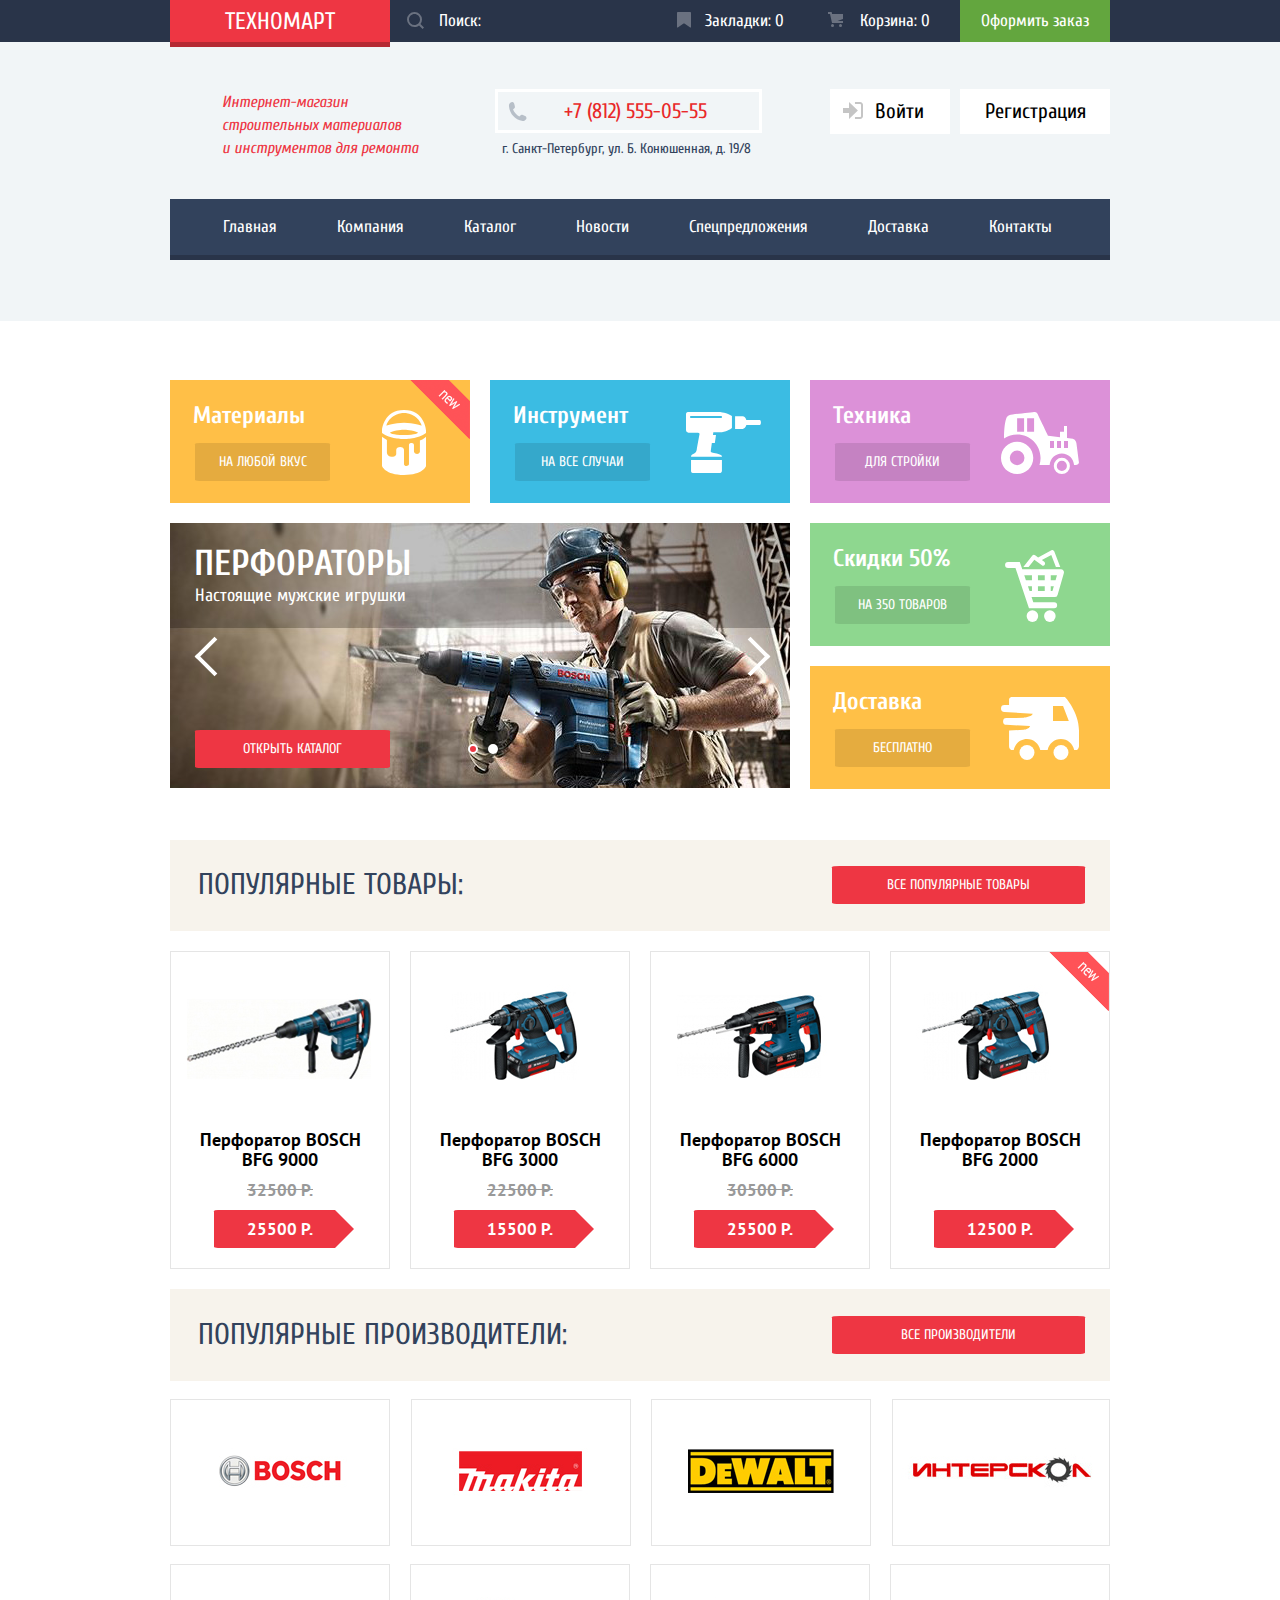
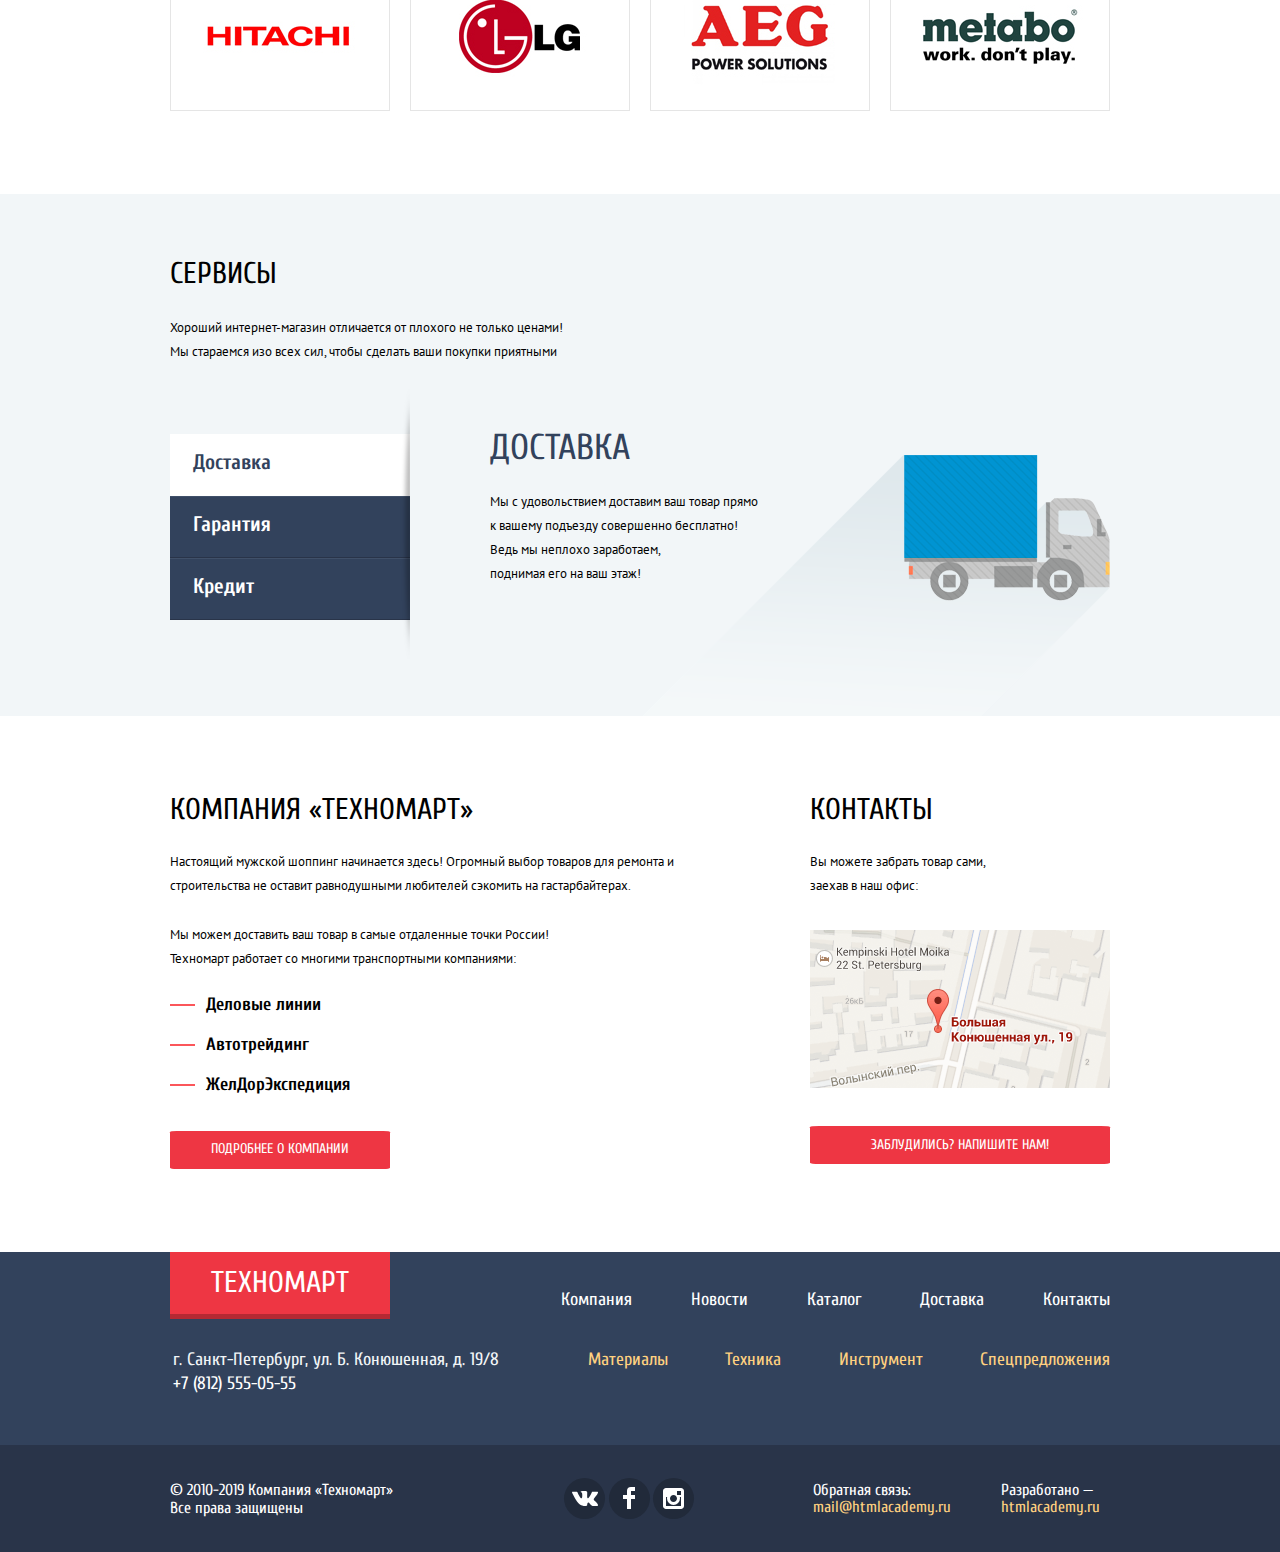
<file: index.html>
<!DOCTYPE html>
<html lang="ru">
<head>
    <meta charset="utf-8">
    <title>HTML Academy: Техномарт</title>
    <link href="https://fonts.googleapis.com/css?family=Cuprum:400,400i,700,700i%7CPT+Sans:400,400i,700,700i&display=swap&subset=cyrillic" rel="stylesheet">
    <link rel="stylesheet" type="text/css" href="css/normalize.css">
    <link rel="stylesheet" type="text/css" href="css/min-style.css">
</head>
<body>
    <header class="header">
        <div class="header-up">
            <div class="container flex">
                <a class="logo">ТЕХНОМАРТ</a>
                <form class="form-search" action="https://echo.htmlacademy.ru" method="get">
                    <label class="visually-hidden" for="search">Поиск:</label>
                    <input class="search" type="search" name="search" id="search" placeholder="Поиск:">
                    <svg class="form-search-icon" xmlns="http://www.w3.org/2000/svg" width="17" height="17" viewBox="0 0 17 17">
                        <path d="M17 15.586l-3.542-3.542A7.465 7.465 0 0 0 15 7.5 7.5 7.5 0 1 0 7.5 15c1.71 0 3.282-.579 4.544-1.542L15.586 17 17 15.586zM2 7.5C2 4.467 4.467 2 7.5 2 10.532 2 13 4.467 13 7.5c0 3.032-2.468 5.5-5.5 5.5A5.506 5.506 0 0 1 2 7.5z" />
                    </svg>
                </form>
                <a href="#" class="bookmark">Закладки: 0</a>
                <a href="#" class="basket">Корзина: 0</a>
                <a href="#" class="order">Оформить заказ</a>
            </div>
        </div>
        <div class="header-center">
            <div class="container">
                <div class="flex">
                    <h1>Интернет-магазин строительных материалов и&nbsp;инструментов для ремонта</h1>
                    <address class="header-contact">
                        <p class="phone"><a href="tel:+78125550555">+7 (812) 555-05-55</a></p>
                        <p class="address">г. Санкт-Петербург, ул. Б. Конюшенная, д. 19/8</p>
                    </address>
                    <div class="profile">
                        <a href="#" class="login">
                            <svg class="login-icon" xmlns="http://www.w3.org/2000/svg" width="20" height="17" viewBox="0 0 20 17">
                                <path d="M14.875 8.5L6 0v6H0v5h6v6z" />
                                <path d="M16.986 15.01h-5.027V17h5.027c2.178 0 3.004-1.81 3.029-3.026V3.028C19.99 1.811 19.164 0 16.986 0h-5.027v1.99h5.027c.839 0 .992.681 1.01 1.057v10.904c-.017.376-.171 1.059-1.01 1.059z" />
                            </svg>Войти</a>
                        <a href="#" class="registration">Регистрация</a>
                    </div>
                </div>
                <nav class="nav">
                    <ul class="nav-list">
                        <li><a href="#">Главная</a></li>
                        <li><a href="#">Компания</a></li>
                        <li><a href="catalog.html">Каталог</a></li>
                        <li><a href="#">Новости</a></li>
                        <li><a href="#">Спецпредложения</a></li>
                        <li><a href="#">Доставка</a></li>
                        <li><a href="#">Контакты</a></li>
                    </ul>
                </nav>
            </div>
        </div>
    </header>
    <main>
        <div class="container">
            <div class="promo">
                <div class="promo-up flex">
                    <div class="box material new-flag">
                        <h3>Материалы</h3>
                        <a href="#" class="btn">на любой вкус</a>
                    </div>
                    <div class="box tools">
                        <h3>Инструмент</h3>
                        <a href="#" class="btn">на все случаи</a>
                    </div>
                    <div class="box equipment">
                        <h3>Техника</h3>
                        <a href="#" class="btn">для стройки</a>
                    </div>
                </div>
                <div class="flex">
                    <div class="sliders">
                        <input class="sliders-slide-1 visually-hidden" type="radio" name="slider" id="slide-1" checked>
                        <input class="sliders-slide-2 visually-hidden" type="radio" name="slider" id="slide-2">
                        <div class="switching">
                            <section class="slide slide-1">
                                <h2>Перфораторы</h2>
                                <p>Настоящие мужские игрушки</p>
                                <a href="catalog.html" class="btn-small-red">Открыть каталог</a>
                            </section>
                            <section class="slide slide-2">
                                <h2>Дрели</h2>
                                <p>Соседям на радость!</p>
                                <a href="catalog.html" class="btn-small-red">Открыть каталог</a>
                            </section>
                        </div>
                        <div class="slide-control">
                            <label for="slide-1"><span class="visually-hidden">Слайд 1</span></label>
                            <label for="slide-2"><span class="visually-hidden">Слайд 2</span></label>
                        </div>
                        <label class="arrow-left" for="slide-1"><span class="visually-hidden">Стрелка влево</span></label>
                        <label class="arrow-right" for="slide-2"><span class="visually-hidden">Стрелка вправо</span></label>
                    </div>
                    <div class="promo-right">
                        <div class="box sale">
                            <h3>Скидки 50%</h3>
                            <a href="#" class="btn">На 350 товаров</a>
                        </div>
                        <div class="box delivery">
                            <h3>Доставка</h3>
                            <a href="#" class="btn">Бесплатно</a>
                        </div>
                    </div>
                </div>
            </div>
        </div>
        <section class="popular-section">
            <div class="container">
                <div class="section-head">
                    <h2 class="section-title">Популярные товары:</h2>
                    <a href="#" class="btn-red">все популярные товары</a>
                </div>
                <div class="goods">
                    <ul class="popular-goods goods-list">
                        <li class="goods-item">
                            <a href="#"><img src="img/bosch-bfg-9000.jpg" alt="Перфоратор bosh bfg 9000" width="218" height="170"></a>
                            <h3 class="goods-title"><a href="#">Перфоратор BOSCH BFG 9000</a></h3>
                            <del class="price-old">32500 Р.</del>
                            <span class="price-new">25500 Р.</span>
                            <div class="goods-item-wrapper">
                                <a href="#" class="buy btn-hover">купить</a>
                                <a href="#" class="in-bookmarks btn-hover">в закладки</a>
                            </div>
                        </li>
                        <li class="goods-item">
                            <a href="#"><img src="img/bosch-bfg-3000.jpg" alt="Перфоратор bosh bfg 3000" width="218" height="170"></a>
                            <h3 class="goods-title"><a href="#">Перфоратор BOSCH BFG 3000</a></h3>
                            <del class="price-old">22500 Р.</del>
                            <span class="price-new">15500 Р.</span>
                            <div class="goods-item-wrapper">
                                <a href="#" class="buy btn-hover">купить</a>
                                <a href="#" class="in-bookmarks btn-hover">в закладки</a>
                            </div>
                        </li>
                        <li class="goods-item">
                            <a href="#"><img src="img/bosch-bfg-6000.jpg" alt="Перфоратор bosh bfg 6000" width="218" height="170"></a>
                            <h3 class="goods-title"><a href="#">Перфоратор BOSCH BFG 6000</a></h3>
                            <del class="price-old">30500 Р.</del>
                            <span class="price-new">25500 Р.</span>
                            <div class="goods-item-wrapper">
                                <a href="#" class="buy btn-hover">купить</a>
                                <a href="#" class="in-bookmarks btn-hover">в закладки</a>
                            </div>
                        </li>
                        <li class="goods-item new-flag">
                            <a href="#"><img src="img/bosch-bfg-2000.jpg" alt="Перфоратор bosh bfg 2000" width="218" height="170"></a>
                            <h3 class="goods-title"><a href="#">Перфоратор BOSCH BFG 2000</a></h3>
                            <div class="no-discount"></div>
                            <span class="price-new">12500 Р.</span>
                            <div class="goods-item-wrapper">
                                <a href="#" class="buy btn-hover">купить</a>
                                <a href="#" class="in-bookmarks btn-hover">в закладки</a>
                            </div>
                        </li>
                    </ul>
                </div>
            </div>
        </section>
        <section class="popular-manufacturers">
            <div class="container">
                <div class="section-head">
                    <h2 class="section-title">Популярные производители:</h2>
                    <a href="#" class="btn-red">Все производители</a>
                </div>
                <div class="firms">
                    <a href="#" class="firms-brand"><img src="img/bosch.jpg" alt="bosch" width="218" height="143"></a>
                    <a href="#" class="firms-brand"><img src="img/makita.jpg" alt="makita" width="218" height="143"></a>
                    <a href="#" class="firms-brand"><img src="img/dewalt.jpg" alt="dewalt" width="218" height="143"></a>
                    <a href="#" class="firms-brand"><img src="img/interskol.jpg" alt="interskol" width="216" height="143"></a>
                    <a href="#" class="firms-brand"><img src="img/hitachi.jpg" alt="hitachi" width="218" height="143"></a>
                    <a href="#" class="firms-brand"><img src="img/lg.jpg" alt="lg" width="218" height="143"></a>
                    <a href="#" class="firms-brand"><img src="img/aeg.jpg" alt="aeg" width="218" height="143"></a>
                    <a href="#" class="firms-brand"><img src="img/metabo.jpg" alt="metabo" width="218" height="143"></a>
                </div>
            </div>
        </section>
        <section class="box-service">
            <input class="service-delivery visually-hidden" type="radio" name="service" id="delivery" checked="checked">
            <input class="service-guarantee visually-hidden" type="radio" name="service" id="guarantee">
            <input class="service-credit visually-hidden" type="radio" name="service" id="credit">
            <div class="container box-service-container">
                <div class="about-service">
                    <h2>Сервисы</h2>
                    <p>Хороший интернет-магазин отличается от плохого не только ценами!<br>
                    Мы стараемся изо всех сил, чтобы сделать ваши покупки приятными</p>
                </div>
                <div class="box-service-wrapper">
                    <ul class="box-service-list">
                        <li>
                            <label class="delivery-tab" for="delivery">Доставка</label>
                        </li>
                        <li>
                            <label class="guarantee-tab" for="guarantee">Гарантия</label>
                        </li>
                        <li>
                            <label class="credit-tab" for="credit">Кредит</label>
                        </li>
                    </ul>
                    <div class="section-content">
                        <section class="section-service section-delivery">
                            <h3>Доставка</h3>
                            <p>Мы с удовольствием доставим ваш товар прямо<br>
                            к вашему подъезду совершенно бесплатно! Ведь мы неплохо заработаем,<br>поднимая его на ваш этаж!</p>
                        </section>
                        <section class="section-service section-guarantee">
                            <h3>Гарантия</h3>
                            <p>Если купленный у нас товар поломается или заискрит,<br>а также в случае пожара, спровоцированного его возгаранием, вы всегда можете быть уверены в нашей гарантии. Мы обменяем сгоревший товар на новый.<br>Дом уж восстановите как-нибудь сами.</p>
                        </section>
                        <section class="section-service section-credit">
                            <h3>Кредит</h3>
                            <p>Залезть в долговую яму стало проще!<br>Кредитные консультанты придут вам на помощь.</p>
                            <a class="btn-small-red" href="#">Отправить заявку</a>
                        </section>
                    </div>
                </div>
            </div>
        </section>
        <div class="information container flex">
            <div class="information-about">
                <h2>Компания &laquo;Техномарт&raquo;</h2>
                <p class="shopping">Настоящий мужской шоппинг начинается здесь! Огромный выбор товаров для ремонта и строительства не оставит равнодушными любителей сэкомить на гастарбайтерах.</p>
                <p class="transfer">Мы можем доставить ваш товар в самые отдаленные точки России! Техномарт работает со многими транспортными компаниями:</p>
                <ul class="companies">
                    <li>Деловые линии</li>
                    <li>Автотрейдинг</li>
                    <li>ЖелДорЭкспедиция</li>
                </ul>
                <a href="#" class="information-about-btn">Подробнее о компании</a>
            </div>
            <div class="information-contact">
                <h2>Контакты</h2>
                <p>Вы можете забрать товар сами, заехав в наш офис:</p>
                <a href="map.html" class="map-popup"><img src="img/map.png" alt="Офис компании по адресу ул. Большая Конюшенная 19/8, Санкт-Петербург" width="300" height="158"></a>
                <a href="#" class="btn-red callback-popup">Заблудились? напишите нам!</a>
            </div>
        </div>
    </main>
    <footer class="footer">
        <div class="footer-up">
            <div class="container flex">
                <div class="left-contact">
                    <a class="footer-logo">ТЕХНОМАРТ</a>
                    <p>г. Санкт-Петербург, ул. Б. Конюшенная, д. 19/8<br>
                    <a href="tel:+78125550555">+7 (812) 555-05-55</a></p>
                </div>
                <div class="footer-navigation">
                    <nav class="footer-nav-up">
                        <ul class="footer-nav-up-list">
                            <li><a href="#">Компания</a></li>
                            <li><a href="#">Новости</a></li>
                            <li><a href="catalog.html">Каталог</a></li>
                            <li><a href="#">Доставка</a></li>
                            <li><a href="#">Контакты</a></li>
                        </ul>
                    </nav>
                    <nav class="footer-nav-down">
                        <ul class="footer-nav-down-list">
                            <li><a href="#">Материалы</a></li>
                            <li><a href="#">Техника</a></li>
                            <li><a href="#">Инструмент</a></li>
                            <li><a href="#">Спецпредложения</a></li>
                        </ul>
                    </nav>
                </div>
            </div>
        </div>
        <div class="footer-down">
            <div class="container flex">
                <div class="copyright">
                    <p>© 2010-2019 Компания &laquo;Техномарт&raquo; Все права защищены</p>
                </div>
                <div class="socials">
                    <ul class="socials-list">
                        <li><a href="#" class="vk"><span class="visually-hidden">Вконтакте</span><img src="img/icon-vk.svg" alt="Вконтакте" width="26" height="15"></a></li>
                        <li><a href="#" class="fb"><span class="visually-hidden">Фейсбук</span><img src="img/icon-fb.svg" alt="Фейсбук" width="12" height="22"></a></li>
                        <li><a href="#" class="inst"><span class="visually-hidden">Инстаграм</span><img src="img/icon-insta.svg" alt="Инстаграм" width="21" height="21"></a></li>
                    </ul>
                </div>
                <div class="communication">
                    <div class="mail">
                        <p>Обратная связь:</p>
                        <a href="mailto:mail@htmlacademy.ru">mail@htmlacademy.ru</a>
                    </div>
                    <div class="designed">
                        <p>Разработано —</p>
                        <a href="https://htmlacademy.ru/intensive/htmlcss">htmlacademy.ru</a>
                    </div>
                </div>
            </div>
        </div>
    </footer>
    <section class="big-map">
        <h2 class="visually-hidden">Как до нас добраться</h2>
        <iframe src="https://www.google.com/maps/embed?pb=!1m18!1m12!1m3!1d1998.6037999040354!2d30.322010416394033!3d59.938716271971415!2m3!1f0!2f0!3f0!3m2!1i1024!2i768!4f13.1!3m3!1m2!1s0x4696310fca5ba729%3A0xea9c53d4493c879f!2sBolshaya+Konyushennaya+ul.%2C+19%2C+Sankt-Peterburg%2C+Russia%2C+191186!5e0!3m2!1sen!2s!4v1441888483426" width="970" height="476" allowfullscreen></iframe>
        <button type="button" class="close-map">
            <span class="visually-hidden">Закрыть</span>
        </button>
    </section>
    <section class="callback">
        <h2 class="visually-hidden">Обратная связь</h2>
        <button type="button" class="close">
            <span class="visually-hidden">Закрыть</span>
        </button>
        <form class="callback-form" action="https://echo.htmlacademy.ru" method="post">
            <div class="flex">
                <p class="form-group">
                    <label for="fio">Ваше имя:</label>
                    <input type="text" name="fio" id="fio" placeholder="Имя Фамилия">
                </p>
                <p class="form-group">
                    <label for="e-mail">Ваш e-mail:</label>
                    <input type="text" name="e-mail" id="e-mail" placeholder="email@example.com">
                </p>
            </div>
            <p class="form-group">
                <label for="text">Текст письма:</label>
                <textarea class="letter" id="text" name="text" placeholder="В свободной форме"></textarea>
            </p>
            <div class="send">
                <button class="send-btn" type="submit">Отправить</button>
            </div>
        </form>
    </section>
    <script src="js/min-home.js"></script>
</body>
</html>
</file>
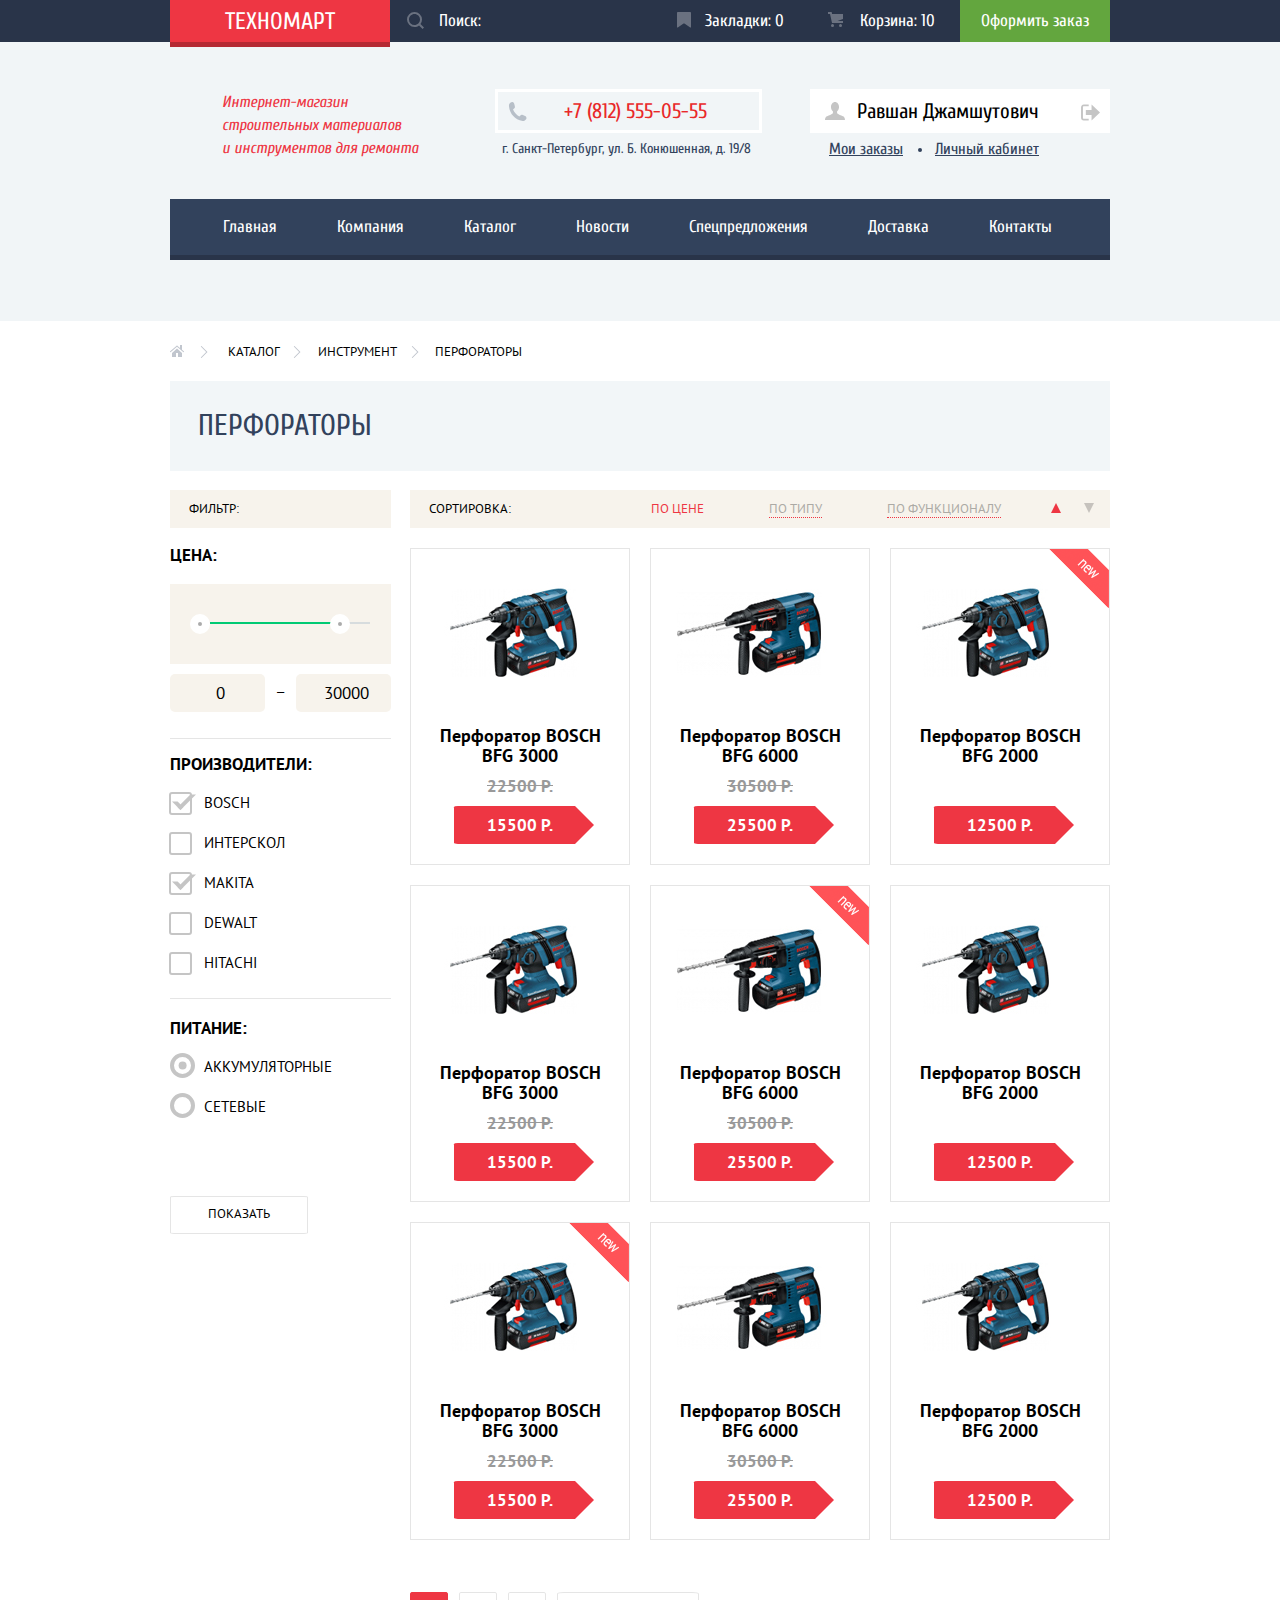
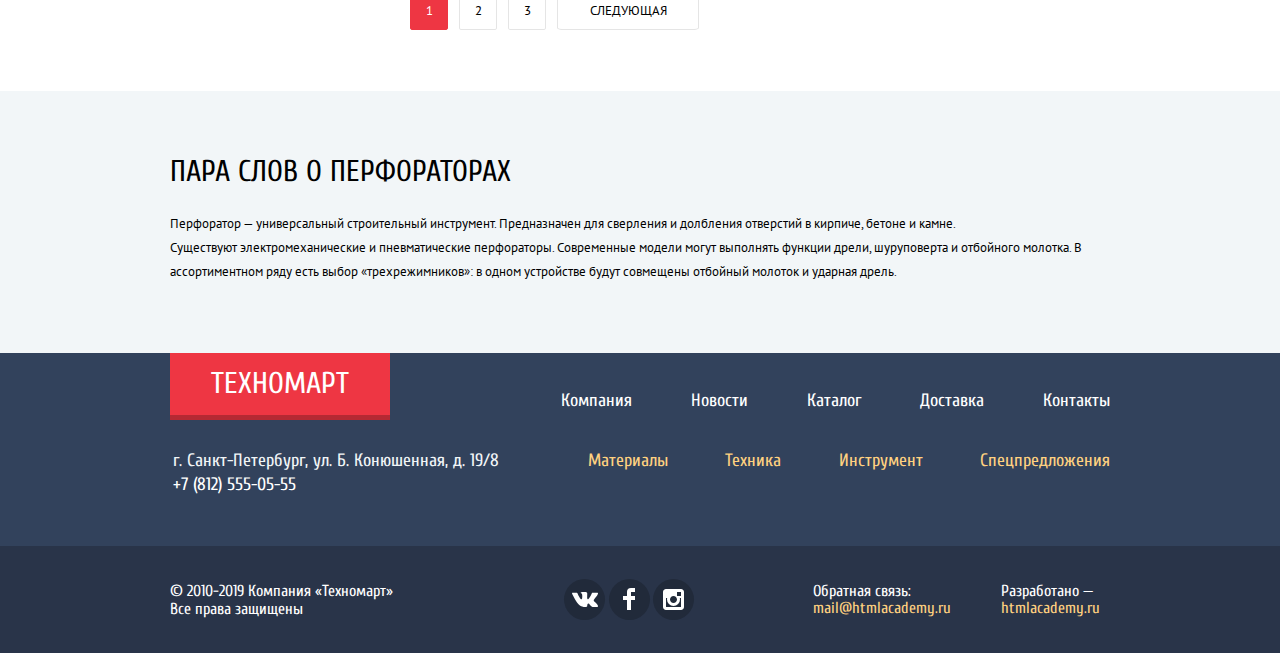
<file: catalog.html>
<!DOCTYPE html>
<html lang="ru">
<head>
    <meta charset="utf-8">
    <title>HTML Academy: Техномарт</title>
    <link href="https://fonts.googleapis.com/css?family=Cuprum:400,400i,700,700i%7CPT+Sans:400,400i,700,700i&display=swap&subset=cyrillic" rel="stylesheet">
    <link rel="stylesheet" type="text/css" href="css/normalize.css">
    <link rel="stylesheet" type="text/css" href="css/min-style.css">
</head>
<body>
    <header class="header">
        <div class="header-up">
            <div class="container flex">
                <a class="logo" href="index.html">ТЕХНОМАРТ</a>
                <form class="form-search" action="https://echo.htmlacademy.ru" method="get">
                    <label class="visually-hidden" for="search">Поиск:</label>
                    <input class="search" type="search" name="search" id="search" placeholder="Поиск:">
                    <svg class="form-search-icon" xmlns="http://www.w3.org/2000/svg" width="17" height="17" viewBox="0 0 17 17">
                        <path d="M17 15.586l-3.542-3.542A7.465 7.465 0 0 0 15 7.5 7.5 7.5 0 1 0 7.5 15c1.71 0 3.282-.579 4.544-1.542L15.586 17 17 15.586zM2 7.5C2 4.467 4.467 2 7.5 2 10.532 2 13 4.467 13 7.5c0 3.032-2.468 5.5-5.5 5.5A5.506 5.506 0 0 1 2 7.5z" />
                    </svg>
                </form>
                <a href="#" class="bookmark">Закладки: 0</a>
                <a href="#" class="basket">Корзина: 10</a>
                <a href="#" class="order">Оформить заказ</a>
            </div>
        </div>
        <div class="header-center">
            <div class="container">
                <div class="flex">
                    <h1>Интернет-магазин строительных материалов и&nbsp;инструментов для ремонта</h1>
                    <address class="header-contact">
                        <p class="phone"><a href="tel:+78125550555">+7 (812) 555-05-55</a></p>
                        <p class="address">г. Санкт-Петербург, ул. Б. Конюшенная, д. 19/8</p>
                    </address>
                    <div class="accaunt">
                        <div class="user-info">
                            <a href="#" class="user">
                                <svg class="user-icon" xmlns="http://www.w3.org/2000/svg" width="20" height="18" viewBox="0 0 20 18">
                                    <path d="M17.881 14.166c-2.144-.735-4.256-1.666-5.207-2.39-.657-.501-.77-1.618-.517-2.415 1.118-.903 1.864-2.477 1.864-4.278C14.021 2.276 12.221 0 10 0S5.979 2.276 5.979 5.083c0 1.801.746 3.374 1.863 4.277.253.798.141 1.915-.517 2.416-.95.724-3.063 1.654-5.207 2.39S0 18 0 18h20s.025-3.099-2.119-3.834z" />
                                </svg>Равшан Джамшутович</a>
                            <a href="#" class="exit">
                                <svg class="icon-logout" xmlns="http://www.w3.org/2000/svg" width="21" height="17" viewBox="0 0 21 17">
                                    <g>
                                    <path d="M21 8.5L12.125 0v6h-6v5h6v6z" />
                                    <path d="M3.106 13.952V3.048c.018-.376.171-1.057 1.01-1.057h5.027V0H4.116C1.938 0 1.112 1.81 1.087 3.027v10.946C1.112 15.189 1.938 17 4.116 17h5.027v-1.99H4.116c-.839 0-.992-.683-1.01-1.058z" />
                                    </g>
                                </svg>
                                <span class="visually-hidden">выход</span></a>
                        </div>
                        <a href="#" class="my-order">Мои заказы</a>
                        <a href="#" class="personal">Личный кабинет</a>
                    </div>
                </div>
                <nav class="nav">
                    <ul class="nav-list">
                        <li><a href="index.html">Главная</a></li>
                        <li><a href="#">Компания</a></li>
                        <li><a href="#">Каталог</a></li>
                        <li><a href="#">Новости</a></li>
                        <li><a href="#">Спецпредложения</a></li>
                        <li><a href="#">Доставка</a></li>
                        <li><a href="#">Контакты</a></li>
                    </ul>
                </nav>
            </div>
        </div>
    </header>
    <main>
        <section class="section-goods">
            <div class="container">
                <div class="breadcrumbs">
                    <ul class="breadcrumbs-list">
                        <li class="breadcrumbs-icon-0">
                        <a href="index.html"><img class="home" src="img/icon-home.svg" alt="home" width="15" height="12"><span class="visually-hidden">Главная страница</span></a></li>
                        <li class="breadcrumbs-icon-1"><a href="catalog.html">Каталог</a></li>
                        <li class="breadcrumbs-icon-2"><a href="#">Инструмент</a></li>
                        <li><a>Перфораторы</a></li>
                    </ul>
                </div>
                <h2 class="hammer-drill">Перфораторы</h2>
            </div>
            <div class="container-goods">
                <div class="container flex">
                    <section class="left-aside">
                        <h2 class="visually-hidden">Фильтр товаров</h2>
                        <form action="https://echo.htmlacademy.ru" method="get">
                            <div class="filter">фильтр:</div>
                            <h3 class="title-price">Цена:</h3>
                            <div class="range">
                                <div class="range-top">
                                    <div class="range-progress">
                                        <div class="range-bar">
                                            <div class="button-circle-left"></div>
                                            <div class="button-circle-right"></div>
                                        </div>
                                    </div>
                                </div>
                                <div class="range-bottom">
                                    <label for="min"></label>
                                    <input class="price-min" type="text" id="min" name="min" value="0">
                                    <span class="ndash">&ndash;</span>
                                    <label for="max"></label>
                                    <input class="price-max" type="text" id="max" name="max" value="30000">
                                </div>
                            </div>
                            <div class="manufacturers">
                                <h3>Производители:</h3>
                                <div class="manufacturers-filter">
                                    <p>
                                        <input type="checkbox" id="bosch" name="bosch" class="visually-hidden form-checkbox" checked>
                                        <label class="form-label" for="bosch">Bosch</label>
                                    </p>
                                    <p>
                                        <input type="checkbox" id="interskol" name="interskol" class="visually-hidden form-checkbox">
                                        <label class="form-label" for="interskol">Интерскол</label>
                                    </p>
                                    <p>
                                        <input type="checkbox" id="makita" name="makita" class="visually-hidden form-checkbox" checked>
                                        <label class="form-label" for="makita">Makita</label>
                                    </p>
                                    <p>
                                        <input type="checkbox" id="dewalt" name="dewalt" class="visually-hidden form-checkbox">
                                        <label class="form-label" for="dewalt">Dewalt</label>
                                    </p>
                                    <p>
                                        <input type="checkbox" id="hitachi" name="hitachi" class="visually-hidden form-checkbox">
                                        <label class="form-label" for="hitachi">Hitachi</label>
                                    </p>
                                </div>
                            </div>
                            <div class="power">
                                <h3>Питание:</h3>
                                <div class="power-filter">
                                    <p>
                                        <input type="radio" id="power-filter-1" name="power-filter" class="visually-hidden form-checkbox" checked>
                                        <label class="power-label" for="power-filter-1">Аккумуляторные</label>
                                    </p>
                                    <p>
                                        <input type="radio" id="power-filter-2" name="power-filter" class="visually-hidden form-checkbox">
                                        <label class="power-label" for="power-filter-2">Сетевые</label>
                                    </p>
                                </div>
                            </div>
                            <button class="btn-filter" type="submit">Показать</button>
                        </form>
                    </section>
                    <div class="right-aside">
                        <div class="sort">
                            <span>Сортировка:</span>
                            <ul class="sort-list">
                                <li class="sort-item"><a href="#" class="active">По цене</a></li>
                                <li class="sort-item"><a href="#" class="type">По типу</a></li>
                                <li class="sort-item"><a href="#" class="functional">По функционалу</a></li>
                            </ul>
                            <div class="sort-triggle">
                                <a href="#" class="arrow-up"></a>
                                <a href="#" class="arrow-down"></a>
                            </div>
                        </div>
                        <div class="goods">
                            <ul class="catalog-goods goods-list">
                                <li class="goods-item">
                                    <a href="#"><img src="img/bosch-bfg-3000.jpg" alt="Перфоратор bosh bfg 3000" width="218" height="170"></a>
                                    <h3 class="goods-title"><a href="#">Перфоратор BOSCH BFG 3000</a></h3>
                                    <del class="price-old">22500 Р.</del>
                                    <span class="price-new">15500 Р.</span>
                                    <span class="goods-item-wrapper"> 
                                        <a href="#" class="buy btn-hover">купить</a>
                                        <a href="#" class="in-bookmarks btn-hover">в закладки</a>
                                    </span>
                                </li>
                                <li class="goods-item">
                                    <a href="#"><img src="img/bosch-bfg-6000.jpg" alt="Перфоратор bosh bfg 6000" width="218" height="170"></a>
                                    <h3 class="goods-title"><a href="#">Перфоратор BOSCH BFG 6000</a></h3>
                                    <del class="price-old">30500 Р.</del>
                                    <span class="price-new">25500 Р.</span>
                                    <span class="goods-item-wrapper">
                                        <a href="#" class="buy btn-hover">купить</a>
                                        <a href="#" class="in-bookmarks btn-hover">в закладки</a>
                                    </span>
                                </li>
                                <li class="goods-item new-flag">
                                    <a href="#"><img src="img/bosch-bfg-2000.jpg" alt="Перфоратор bosh bfg 2000" width="218" height="170"></a>
                                    <h3 class="goods-title"><a href="#">Перфоратор BOSCH BFG 2000</a></h3>
                                    <div class="no-discount"></div>
                                    <span class="price-new">12500 Р.</span>
                                    <span class="goods-item-wrapper">
                                        <a href="#" class="buy btn-hover">купить</a>
                                        <a href="#" class="in-bookmarks btn-hover">в закладки</a>
                                    </span>
                                </li>
                                <li class="goods-item">
                                    <a href="#"><img src="img/bosch-bfg-3000.jpg" alt="Перфоратор bosh bfg 3000" width="218" height="170"></a>
                                    <h3 class="goods-title"><a href="#">Перфоратор BOSCH BFG 3000</a></h3>
                                    <del class="price-old">22500 Р.</del>
                                    <span class="price-new">15500 Р.</span>
                                    <span class="goods-item-wrapper">
                                        <a href="#" class="buy btn-hover">купить</a>
                                        <a href="#" class="in-bookmarks btn-hover">в закладки</a>
                                    </span>
                                </li>
                                <li class="goods-item new-flag">
                                    <a href="#"><img src="img/bosch-bfg-6000.jpg" alt="Перфоратор bosh bfg 6000" width="218" height="170"></a>
                                    <h3 class="goods-title"><a href="#">Перфоратор BOSCH BFG 6000</a></h3>
                                    <del class="price-old">30500 Р.</del>
                                    <span class="price-new">25500 Р.</span>
                                    <span class="goods-item-wrapper">
                                        <a href="#" class="buy btn-hover">купить</a>
                                        <a href="#" class="in-bookmarks btn-hover">в закладки</a>
                                    </span>
                                </li>
                                <li class="goods-item">
                                    <a href="#"><img src="img/bosch-bfg-2000.jpg" alt="Перфоратор bosh bfg 2000" width="218" height="170"></a>
                                    <h3 class="goods-title"><a href="#">Перфоратор BOSCH BFG 2000</a></h3>
                                    <div class="no-discount"></div>
                                    <span class="price-new">12500 Р.</span>
                                    <span class="goods-item-wrapper">
                                        <a href="#" class="buy btn-hover">купить</a>
                                        <a href="#" class="in-bookmarks btn-hover">в закладки</a>
                                    </span>
                                </li>
                                <li class="goods-item new-flag">
                                    <a href="#"><img src="img/bosch-bfg-3000.jpg" alt="Перфоратор bosh bfg 3000" width="218" height="170"></a>
                                    <h3 class="goods-title"><a href="#">Перфоратор BOSCH BFG 3000</a></h3>
                                    <del class="price-old">22500 Р.</del>
                                    <span class="price-new">15500 Р.</span>
                                    <span class="goods-item-wrapper">
                                        <a href="#" class="buy btn-hover">купить</a>
                                        <a href="#" class="in-bookmarks btn-hover">в закладки</a>
                                    </span>
                                </li>
                                <li class="goods-item">
                                    <a href="#"><img src="img/bosch-bfg-6000.jpg" alt="Перфоратор bosh bfg 6000" width="218" height="170"></a>
                                    <h3 class="goods-title"><a href="#">Перфоратор BOSCH BFG 6000</a></h3>
                                    <del class="price-old">30500 Р.</del>
                                    <span class="price-new">25500 Р.</span>
                                    <span class="goods-item-wrapper">
                                        <a href="#" class="buy btn-hover">купить</a>
                                        <a href="#" class="in-bookmarks btn-hover">в закладки</a>
                                    </span>
                                </li>
                                <li class="goods-item">
                                    <a href="#"><img src="img/bosch-bfg-2000.jpg" alt="Перфоратор bosh bfg 2000" width="218" height="170"></a>
                                    <h3 class="goods-title"><a href="#">Перфоратор BOSCH BFG 2000</a></h3>
                                    <div class="no-discount"></div>
                                    <span class="price-new">12500 Р.</span>
                                    <span class="goods-item-wrapper">
                                        <a href="#" class="buy btn-hover">купить</a>
                                        <a href="#" class="in-bookmarks btn-hover">в закладки</a>
                                    </span>
                                </li>
                            </ul>
                        </div>
                        <div class="pagination">
                            <ul class="pagination-list">
                                <li class="pagination-item"><a href="#" class="active">1</a></li>
                                <li class="pagination-item"><a href="#">2</a></li>
                                <li class="pagination-item"><a href="#">3</a></li>
                                <li class="pagination-item"><a href="#" class="pagination-item-next">Следующая</a></li>
                            </ul>
                        </div>
                    </div>
                </div>
            </div>
        </section>
        <div class="product-description">
            <div class="container">
                <h2>Пара слов о перфораторах</h2>
                <p>Перфоратор — универсальный строительный инструмент. Предназначен для сверления и долбления отверстий в кирпиче, бетоне и камне.<br>
                Существуют электромеханические и пневматические перфораторы. Современные модели могут выполнять функции дрели, шуруповерта и отбойного молотка. В ассортиментном ряду есть выбор «трехрежимников»: в одном устройстве будут совмещены отбойный молоток и ударная дрель.</p>
            </div>
        </div>
    </main>
    <footer class="footer">
        <div class="footer-up">
            <div class="container flex">
                <div class="left-contact">
                    <a class="footer-logo" href="index.html">ТЕХНОМАРТ</a>
                    <p>г. Санкт-Петербург, ул. Б. Конюшенная, д. 19/8<br>
                    <a href="tel:+78125550555">+7 (812) 555-05-55</a></p>
                </div>
                <div class="footer-navigation">
                    <nav class="footer-nav-up">
                        <ul class="footer-nav-up-list">
                            <li><a href="#">Компания</a></li>
                            <li><a href="#">Новости</a></li>
                            <li><a href="#">Каталог</a></li>
                            <li><a href="#">Доставка</a></li>
                            <li><a href="#">Контакты</a></li>
                        </ul>
                    </nav>
                    <nav class="footer-nav-down">
                        <ul class="footer-nav-down-list">
                            <li><a href="#">Материалы</a></li>
                            <li><a href="#">Техника</a></li>
                            <li><a href="#">Инструмент</a></li>
                            <li><a href="#">Спецпредложения</a></li>
                        </ul>
                    </nav>
                </div>
            </div>
        </div>
        <div class="footer-down">
            <div class="container flex">
                <div class="copyright">
                    <p>© 2010-2019 Компания &laquo;Техномарт&raquo; Все права защищены</p>
                </div>
                <div class="socials">
                    <ul class="socials-list">
                        <li><a href="#" class="vk"><span class="visually-hidden">Вконтакте</span><img src="img/icon-vk.svg" alt="Вконтакте" width="26" height="15"></a></li>
                        <li><a href="#" class="fb"><span class="visually-hidden">Фейсбук</span><img src="img/icon-fb.svg" alt="Фейсбук" width="12" height="22"></a></li>
                        <li><a href="#" class="inst"><span class="visually-hidden">Инстаграм</span><img src="img/icon-insta.svg" alt="Инстаграм" width="21" height="21"></a></li>
                    </ul>
                </div>
                <div class="communication">
                    <div class="mail">
                        <p>Обратная связь:</p>
                        <a href="mailto:mail@htmlacademy.ru">mail@htmlacademy.ru</a>
                    </div>
                    <div class="designed">
                        <p>Разработано —</p>
                        <a href="https://htmlacademy.ru/intensive/htmlcss">htmlacademy.ru</a>
                    </div>
                </div>
            </div>
        </div>
    </footer>
    <section class="cart">
        <button type="button" class="close">
            <span class="visually-hidden">Закрыть</span>
        </button>
        <h2 class="title-cart">Товар добавлен в корзину!</h2>
        <div class="add-product">
            <a class="btn-red" href="#">Оформить заказ</a>
            <a class="btn-red btn-next" href="#">Продолжить покупки</a>
        </div>
    </section>
    <script src="js/min-catalog.js"></script>
</body>
</html>
</file>
<file: css/min-style.css>
@-webkit-keyframes bounce{0%{-webkit-transform:translateY(-2000px);transform:translateY(-2000px)}70%{-webkit-transform:translateY(30px);transform:translateY(30px)}90%{-webkit-transform:translateY(-10px);transform:translateY(-10px)}to{-webkit-transform:translateY(0);transform:translateY(0)}}@keyframes bounce{0%{-webkit-transform:translateY(-2000px);transform:translateY(-2000px)}70%{-webkit-transform:translateY(30px);transform:translateY(30px)}90%{-webkit-transform:translateY(-10px);transform:translateY(-10px)}to{-webkit-transform:translateY(0);transform:translateY(0)}}@-webkit-keyframes shake{0%,to{-webkit-transform:translateX(0);transform:translateX(0)}10%,30%,50%,70%,90%{-webkit-transform:translateX(-10px);transform:translateX(-10px)}20%,40%,60%,80%{-webkit-transform:translateX(10px);transform:translateX(10px)}}@keyframes shake{0%,to{-webkit-transform:translateX(0);transform:translateX(0)}10%,30%,50%,70%,90%{-webkit-transform:translateX(-10px);transform:translateX(-10px)}20%,40%,60%,80%{-webkit-transform:translateX(10px);transform:translateX(10px)}}a{text-decoration:none}img{width:100%;height:auto}.visually-hidden{position:absolute;width:1px;height:1px;margin:-1px;border:0;padding:0;white-space:nowrap;-webkit-clip-path:inset(100%);clip-path:inset(100%);clip:rect(0 0 0 0);overflow:hidden}.header{min-height:320px}.container{width:940px;margin:0 auto;padding:0 10px}.flex{display:-webkit-box;display:-ms-flexbox;display:flex;-webkit-box-pack:justify;-ms-flex-pack:justify;justify-content:space-between}.header-up{background-color:#293449;color:#fff;font-family:"Cuprum","Arial",sans-serif;font-weight:400;min-height:42px}.header-up a,.logo{color:#fff}.logo{width:220px;font-size:24px;line-height:24px;font-family:"Cuprum","Arial",sans-serif;background-color:#ee3643;-webkit-box-shadow:0 5px 0 0 #b52933;box-shadow:0 5px 0 0 #b52933;padding:10px 0 8px;text-align:center;font-weight:400}.logo:hover{background-color:#ca2c37}.search{width:270px;border:0;font-size:17px;line-height:18px;color:#fff;background:#293449;padding:12px 0 12px 49px}.search::-webkit-input-placeholder{color:#fff}.search::-moz-placeholder{color:#fff}.search:-ms-input-placeholder,.search::-ms-input-placeholder{color:#fff}.search::placeholder{color:#fff}.form-search{position:relative}.form-search-icon{position:absolute;fill:#fff;opacity:.3;left:17px;top:12px}.search:hover{background:#212a3a}.search:hover+.form-search-icon{fill:#fff;opacity:1}.search:focus{color:#000;background:#fff}.search:focus+.form-search-icon{fill:red}.basket,.bookmark{font-size:17px;line-height:18px;position:relative;width:105px;padding:12px 0 12px 45px}.bookmark:before{width:14px;height:16px;background:url(../img/icon-bookmark.svg) no-repeat;top:12px;left:17px;opacity:.3}.basket:hover:before,.bookmark:hover:before{opacity:1}.basket{width:100px;padding:12px 0 12px 50px}.basket:before,.bookmark:before,.phone:before{content:"";display:block;position:absolute}.basket:before{width:15px;height:15px;background:url(../img/icon-cart.svg) no-repeat;top:12px;left:18px;opacity:.3}.added{background:#ee3643}.order{width:150px;text-align:center;padding:12px 0;font-size:17px;line-height:18px;text-transform:inherit;background:#63a63e}.order:hover{background:#5fbb2d}.order:active{background:#518534}.basket:active,.bookmark:active,.order:active{opacity:.6}.basket:hover,.bookmark:hover{background:#212a3a}.header-center{background-color:#f1f5f7;padding:47px 0 61px;font-family:"Cuprum","Arial",sans-serif}.header-center h1{font-size:16px;color:#ee3643;width:208px;line-height:23px;padding:2px 50px 0 52px;font-style:italic;margin:0;font-weight:400}.header-contact{width:300px}.phone{font-size:21px;line-height:18px;position:relative;border:3px solid #fff;padding:10px 50px 10px 66px;margin:0;width:145px}.address,.phone a{color:#e9292a;font-style:normal}.phone:before{width:19px;height:19px;background:url(../img/icon-phone.svg) no-repeat;top:calc(50% - 19px/2);left:10px}.address{color:#32425c;line-height:24px;font-size:14px;padding:4px 0 0 7px;margin:0}.profile{display:-webkit-box;display:-ms-flexbox;display:flex;justify-content:flex-end;text-align:center;height:45px;width:300px;font-size:21px;line-height:18px}.login{background-color:#fff;padding:13px 26px 0 45px;color:#000;position:relative}.login-icon{top:13px;left:13px;fill:#c5c5c5;position:absolute}.login:hover .login-icon,.user:hover .user-icon{fill:#32425c}.login:hover,.registration:hover{color:#ee3643}.registration{background-color:#fff;color:#000;width:150px;padding-top:13px;margin-left:10px}.login:active,.registration:active{opacity:.3}.accaunt{display:flex;flex-wrap:wrap;width:300px}.user{position:relative;display:-webkit-box;display:-ms-flexbox;display:flex;-webkit-box-align:center;-ms-flex-align:center;align-items:center;width:253px;height:44px;padding-left:47px;background:#fff;font-size:21px;margin-bottom:5px;line-height:18px;color:#000}.user-icon{width:20px;height:18px;position:absolute;top:calc(50% - 18px/2);left:15px}.exit{position:relative}.icon-logout,.my-order:after{position:absolute;width:20px;height:17px;top:-34px;left:270px}.icon-logout,.user-icon{fill:#c5c5c5}.user:hover{color:#32425c}.icon-logout:hover{fill:#32425c}.exit:active{opacity:.3}.my-order{padding:0 32px 0 19px;position:relative}.my-order:after{content:"";top:35%;left:86%;width:4px;height:4px;background:#32425c;border-radius:50%}.my-order,.personal{font-size:16px;text-decoration:underline;color:#32425c}.my-order:hover,.personal:hover{color:#ee3643}.my-order:active,.personal:active,.user:active{opacity:.3;color:#32425c}.nav{margin-top:38px}.nav-list,.promo{-ms-flex-wrap:wrap;flex-wrap:wrap}.nav-list{list-style:none;display:-webkit-box;display:-ms-flexbox;display:flex;-webkit-box-align:center;-ms-flex-align:center;align-items:center;background-color:#32425c;font-size:17px;padding:0 23px;border-bottom:5px solid #293449;margin:0}.nav-list li{padding-top:18px;padding-bottom:18px}.nav a,.promo h3{color:#fff;padding:18px 30px}.nav a:hover{background-color:#293449;color:#f1f1f3}.nav a:active{background-color:#1d2739;color:#777d88}.promo{font-family:"Cuprum","Arial",sans-serif;margin:59px 0 31px}.promo h3{font-size:24px;line-height:30px;font-weight:700;text-transform:capitalize;margin:0;padding:21px 0 12px 23px}.promo-up{margin-bottom:20px}.box{width:300px;height:123px;color:#fff;-webkit-box-sizing:border-box;box-sizing:border-box}.btn{border-radius:3%;text-transform:uppercase;background:rgba(0,0,0,.1);color:#fff;margin:0 0 25px 25px;width:135px;height:38px;display:-webkit-box;display:-ms-flexbox;display:flex;-webkit-box-pack:center;-ms-flex-pack:center;justify-content:center;-webkit-box-align:center;-ms-flex-align:center;align-items:center;font-size:14px}.btn:hover{background-color:rgba(204,204,204,.2)}.btn:active{background-color:rgba(178,178,178,.3)}.material{position:relative;background:#ffbf47 url(../img/icon-1.svg) no-repeat 83% 53%;text-align:left}.new-flag:after{content:"";position:absolute;width:60px;height:59px;display:block;background:url(../img/new-flag.png) no-repeat;top:0;right:0}.tools{position:relative;background:#3bbce3 url(../img/icon-2.svg) no-repeat 87% 53%}.equipment{background:#dc91d8 url(../img/icon-3.svg) no-repeat 86% 53%}.equipment,.sliders{position:relative}.slide-control{position:absolute;bottom:55px;left:48%;display:-webkit-box;display:-ms-flexbox;display:flex;-webkit-box-pack:justify;-ms-flex-pack:justify;justify-content:space-between;width:30px;height:10px}.slide-control label{width:6px;height:6px;background-color:#fff;border:2px solid #fff;border-radius:50%;cursor:pointer}.slide{display:none;width:620px;height:265px}.sliders-slide-1:checked~.switching .slide-1{display:block;background:#8a7a6e;background:url(../img/slider-1.jpg) no-repeat}.sliders-slide-2:checked~.switching .slide-2{display:block;background:#8a7a6e;background:url(../img/slider-2.jpg) no-repeat}#slide-1:checked~.slide-control label[for=slide-1],#slide-2:checked~.slide-control label[for=slide-2]{background:#ee3643}.arrow-left:after,.arrow-left:before,.arrow-right:after,.arrow-right:before{content:"";position:absolute;display:block;width:28px;height:4px;background:#fff;cursor:pointer}.arrow-left:before{left:22px;top:123px;-webkit-transform:rotate(-45deg);-ms-transform:rotate(-45deg);transform:rotate(-45deg)}.arrow-left:after,.arrow-right:after,.arrow-right:before{top:140px}.arrow-left:after{left:22px;-webkit-transform:rotate(45deg);-ms-transform:rotate(45deg);transform:rotate(45deg)}.arrow-right:after,.arrow-right:before{right:17px;-webkit-transform:rotate(-45deg);-ms-transform:rotate(-45deg);transform:rotate(-45deg)}.arrow-right:after{top:123px;-webkit-transform:rotate(45deg);-ms-transform:rotate(45deg);transform:rotate(45deg)}.btn-small-red,.slide h2{text-transform:uppercase;color:#fff}.slide h2{font-size:36px;line-height:30px;margin:0;padding:26px 0 0 24px}.slide p{font-size:18px;line-height:24px;margin:5px 0 10px 25px;color:#fff}.btn-small-red{margin:122px 0 0 25px;width:195px;font-size:14px;background-color:#ee3643;height:38px;display:-webkit-box;display:-ms-flexbox;display:flex;border-radius:3%;-webkit-box-pack:center;-ms-flex-pack:center;justify-content:center;-webkit-box-align:center;-ms-flex-align:center;align-items:center}.btn-small-red:hover{background-color:#ca2c37}.btn-small-red:active{background-color:#ba2732}.promo-right .box{margin-bottom:20px}.delivery,.sale{position:relative}.sale{background:#8ed78f url(../img/icon-4.svg) no-repeat 81% 53%}.delivery{background:#ffc047 url(../img/icon-5.svg) no-repeat 86% 53%}.popular-section,.section-head{display:-webkit-box;display:-ms-flexbox;display:flex}.popular-section{font-family:"Cuprum","Arial",sans-serif}.section-head{-webkit-box-pack:justify;-ms-flex-pack:justify;justify-content:space-between;min-height:90px;background:#f7f3ec;-webkit-box-align:center;-ms-flex-align:center;align-items:center}.section-title{font-size:30px;line-height:30px;margin-left:28px;padding:6px 0;font-weight:400;color:#32425c;text-transform:uppercase}.btn-red{font-size:14px;text-transform:uppercase;background-color:#ee3643;color:#fff;min-width:253px;height:38px;margin-right:25px;display:-webkit-box;display:-ms-flexbox;display:flex;border-radius:3%;-webkit-box-pack:center;-ms-flex-pack:center;justify-content:center;-webkit-box-align:center;-ms-flex-align:center;align-items:center}.btn-red:hover{background-color:#ca2c37}.btn-red:active{background-color:#ba2732}.goods{font-family:"PT Sans","Arial",sans-serif;font-weight:700;margin:20px 0}.goods-title{color:#000;font-size:18px;line-height:20px;font-weight:700;margin:auto 25px;padding-top:4px}.goods-title a{color:#000}.goods-list{text-align:center;display:-webkit-box;display:-ms-flexbox;display:flex;list-style:none;margin:0;padding:0;-ms-flex-negative:0;flex-shrink:0;-ms-flex-wrap:wrap;flex-wrap:wrap}.popular-goods .goods-item:not(:nth-child(4n)){margin-right:20px}.goods-item{border:1px solid #e5e5e5;position:relative;-webkit-box-orient:vertical;-webkit-box-direction:normal;-ms-flex-direction:column;flex-direction:column;-webkit-box-align:center;-ms-flex-align:center;align-items:center;width:220px;text-align:center;-ms-flex-negative:0;flex-shrink:0;-webkit-box-sizing:border-box;box-sizing:border-box}.goods-item:hover{-webkit-box-shadow:0 0 10px #aeb2ba;box-shadow:0 0 10px #aeb2ba}.price-old{display:-webkit-box;display:-ms-flexbox;display:flex;-webkit-box-pack:center;-ms-flex-pack:center;justify-content:center;color:#999;margin:11px 0;font-size:17px;line-height:18px}.no-discount{margin-top:40px}.price-new{position:relative;width:133px;height:38px;margin:10px auto 20px;border-radius:3%;text-transform:uppercase;color:#fff;background-color:#ee3643;font-size:17px;line-height:18px}.price-new:after{content:"";position:absolute;top:0;right:-26px;border:19px solid #fff;border-left-color:#ee3643}.btn-hover,.goods-item-wrapper,.price-new{display:-webkit-box;display:-ms-flexbox;display:flex;-webkit-box-pack:center;-ms-flex-pack:center;justify-content:center;-webkit-box-align:center;-ms-flex-align:center;align-items:center}.goods-item-wrapper{position:absolute;-webkit-box-orient:vertical;-webkit-box-direction:normal;-ms-flex-direction:column;flex-direction:column;opacity:0;visibility:hidden;pointer-events:none;top:0;right:0;left:0;background:#fff;margin:35px 10px 0 0}.btn-hover{border-radius:3%;text-transform:uppercase;background:rgba(229,229,229,.1);color:#fff;margin:0 0 25px 22px;height:38px;font-size:14px}.goods-item-wrapper .buy{background-color:#63a63e;font-family:"Cuprum","Arial",sans-serif;margin-bottom:8px;height:38px;-webkit-box-shadow:inset 0 -3px 0 #367315;box-shadow:inset 0 -3px 0 #367315;width:140px}.goods-item-wrapper .buy:before{content:"";width:15px;height:15px;display:block;background:url(../img/icon-cart.svg) no-repeat;position:absolute;top:10px;left:65px;opacity:.3}.goods-item-wrapper .in-bookmarks{font-family:"Cuprum","Arial",sans-serif;height:32px;border:3px solid #63a63e;background-color:#fff;color:#32425c;width:135px}.goods-item-wrapper .in-bookmarks:hover{border:3px solid #32425c;color:#32425c}.goods-item-wrapper .in-bookmarks:active{border:3px solid #c1c6ce;color:#c1c6ce}.goods-item-wrapper .buy:hover{background-color:#5fbb2d}.goods-item-wrapper .buy:active{background-color:#518534;-webkit-box-shadow:inset 0 -3px 0 #518534;box-shadow:inset 0 -3px 0 #518534}.goods-item:hover .goods-item-wrapper{opacity:1;visibility:visible;pointer-events:auto}.firms,.popular-manufacturers{-ms-flex-wrap:wrap;flex-wrap:wrap}.popular-manufacturers{font-family:"Cuprum","Arial",sans-serif}.firms{display:-webkit-box;display:-ms-flexbox;display:flex;-webkit-box-pack:justify;-ms-flex-pack:justify;justify-content:space-between}.firms-brand{margin-top:18px;border:1px solid #e5e5e5;height:145px}.firms img{background-size:100px}.firms-brand:hover{-webkit-box-shadow:0 5px 25px #abafb8;box-shadow:0 5px 25px #abafb8}.firms-brand:active{opacity:.3;-webkit-box-shadow:0 5px 15px #abafb8;box-shadow:0 5px 15px #abafb8}.box-service{background-color:#f2f6f8;min-height:520px;margin-top:83px}.box-service h2,.section-content h3{font-family:"Cuprum","Arial",sans-serif;text-transform:uppercase;font-weight:400}.box-service h2{font-size:30px;line-height:24px;padding-top:68px;margin:28px 0 30px}.about-service p{font-size:13px;line-height:24px;font-family:"PT Sans","Arial",sans-serif;color:#000}.section-service{display:none}.section-content{top:0;right:0;width:620px;padding-bottom:139px;position:absolute;margin-left:80px;padding-top:5px}.section-content h3{font-size:36px;color:#32425c;line-height:17px;margin:0 0 34px}.service-credit:checked~.box-service-container .section-credit,.service-delivery:checked~.box-service-container .section-delivery,.service-guarantee:checked~.box-service-container .section-guarantee{display:block;position:relative;z-index:10}.section-delivery:after{content:"";position:absolute;width:468px;height:261px;background:url(../img/delivery.png) no-repeat;top:16px;right:0;z-index:-1}.section-guarantee:after{content:"";position:absolute;width:389px;height:283px;background:url(../img/guarantee.png) no-repeat;top:-5px;right:0;z-index:-1}.section-credit:after{content:"";position:absolute;width:465px;height:285px;background:url(../img/credit.png) no-repeat;top:-10px;right:-17px;z-index:-1}.box-service-container label,.box-service-wrapper{display:-webkit-box;display:-ms-flexbox;display:flex}.box-service-container label{width:217px;font-size:21px;line-height:32px;padding:11px 0 17px 23px;border-bottom:1px solid #293449;border-top:1px solid #405069;background-color:#32425c;color:#fff;font-family:"Cuprum","Arial",sans-serif;font-weight:700}.box-service-container ul{list-style:none;padding:0;margin:0}.section-credit p,.section-delivery p,.section-guarantee p{width:278px;font-size:13px;line-height:24px;font-family:"PT Sans","Arial",sans-serif;color:#000}.section-credit p,.section-guarantee p{width:375px}.section-credit p{width:280px}.section-credit .btn-small-red{background-color:#ff5357;margin:0;font-family:"Cuprum","Arial",sans-serif}.box-service-wrapper{position:relative;margin:70px 0 54px;padding-bottom:96px}.box-service-wrapper:after{position:absolute;content:"";height:270px;width:20px;left:230px;top:-45px;background:url(../img/shadow.png) no-repeat}.service-credit:checked~.box-service-container .credit-tab,.service-delivery:checked~.box-service-container .delivery-tab,.service-guarantee:checked~.box-service-container .guarantee-tab{color:#32425c;background:#fff;border-top:1px solid #fff;border-bottom:1px solid #fff}.box-service-container label:hover{background-color:#293449}.information{background-color:#fff;font-family:"Cuprum","Arial",sans-serif}.information-about{width:540px;margin-bottom:83px}.information-about h2,.information-contact h2{font-size:30px;text-transform:uppercase;line-height:24px;font-weight:400;margin:28px 0}.information-about p,.information-contact p{font-size:13px;line-height:24px;font-family:"PT Sans","Arial",sans-serif;color:#000}.shopping{width:545px}.transfer{width:430px;padding-top:12px}.companies{padding-left:36px}.information-about li{font-family:"Cuprum","Arial",sans-serif;font-size:18px;line-height:20px;font-weight:700;position:relative;padding:8px 0 12px;color:#000;list-style-type:none;margin:0}.information-about li:before{content:"";position:absolute;width:25px;height:2px;left:-36px;top:17px;background-color:#fb565a}.information-about-btn{margin-top:24px;width:220px;font-family:"Cuprum","Arial",sans-serif;font-size:14px;text-transform:uppercase;background-color:#ee3643;color:#fff;height:38px;margin-right:25px;display:-webkit-box;display:-ms-flexbox;display:flex;border-radius:3%;-webkit-box-pack:center;-ms-flex-pack:center;justify-content:center;-webkit-box-align:center;-ms-flex-align:center;align-items:center}.information-contact{width:300px}.information-contact p{width:195px;margin-bottom:32px}.footer,.information-contact .btn-red{font-family:"Cuprum","Arial",sans-serif}.information-contact .btn-red{width:300px;margin-top:34px}.footer{background-color:#32425c}.left-contact{display:-webkit-box;display:-ms-flexbox;display:flex;-webkit-box-orient:vertical;-webkit-box-direction:normal;-ms-flex-direction:column;flex-direction:column;font-size:18px}.footer-logo{width:220px;font-family:"Cuprum","Arial",sans-serif;color:#fff;background-color:#ee3643;-webkit-box-shadow:0 5px 0 0 #b52933;box-shadow:0 5px 0 0 #b52933;text-align:center;padding:16px 0;font-size:30px;line-height:30px}.footer-up p{font-size:18px;line-height:24px;color:#f1f5f7;margin:34px 0 49px 3px}.designed p,.footer-nav-up a,.left-contact a,.mail p{color:#fff}.footer-navigation{font-size:18px;line-height:24px;width:590px}.footer-navigation ul{list-style:none;padding:0;margin:0 0 0 41px}.footer-nav-down a{color:#ffd180;padding-left:27px}.footer-nav-down-list,.footer-nav-up-list{display:-webkit-box;display:-ms-flexbox;display:flex;-webkit-box-pack:justify;-ms-flex-pack:justify;justify-content:space-between;height:60px;align-items:flex-end;flex-wrap:wrap}.footer-nav-down a:hover,.footer-nav-up a:hover{text-decoration:underline}.footer-nav-down a:active,.footer-nav-up a:active{opacity:.5;text-decoration:none}.copyright,.footer-down{font-size:16px;line-height:18px;color:#fff}.footer-down{background-color:#293449;min-height:107px;display:-webkit-box;display:-ms-flexbox;display:flex;-webkit-box-align:center;-ms-flex-align:center;align-items:center}.copyright{width:240px;padding-top:3px}.socials{margin:0 100px 0 135px}.fb,.inst,.socials-list,.vk{display:-webkit-box;display:-ms-flexbox;display:flex}.socials-list{-ms-flex-wrap:wrap;flex-wrap:wrap;-webkit-box-pack:justify;-ms-flex-pack:justify;justify-content:space-between;width:130px;padding:0;list-style:none}.fb,.inst,.vk{background-color:#212a3a;-webkit-box-align:center;-ms-flex-align:center;align-items:center;-webkit-box-pack:center;-ms-flex-pack:center;justify-content:center;width:41px;height:41px;border-radius:50%;background-position:50% 50%}.vk img{width:26px;height:15px}.fb img{width:12px;height:22px}.inst img{width:21px;height:21px}.fb:hover,.inst:hover,.vk:hover{background-color:#ee3643}.communication{margin:12px 9px 0 0;display:flex;justify-content:space-between}.mail{line-height:1px;width:140px;margin-right:48px}.designed a,.mail a{color:#ffd180}.designed{line-height:1px;width:100px}.designed a:hover,.mail a:hover{text-decoration:underline}.designed a:active,.mail a:active{color:#ee3643}.breadcrumbs{padding:20px 0;font-family:"PT Sans","Arial",sans-serif}.breadcrumbs a,.manufacturers h3{color:#000;text-transform:uppercase}.breadcrumbs a{font-size:13px;line-height:18px;padding-left:5px}.breadcrumbs-list{list-style:none;display:-webkit-box;display:-ms-flexbox;display:flex;padding:0;margin:0;-webkit-box-align:center;-ms-flex-align:center;align-items:center;-ms-flex-pack:distribute;justify-content:space-between;width:352px}.home{left:-6px;top:1px;width:15px;height:12px}.breadcrumbs-icon-0,.breadcrumbs-icon-1,.breadcrumbs-icon-2,.home{position:relative}.breadcrumbs-icon-0:after,.breadcrumbs-icon-1:after,.breadcrumbs-icon-2:after{content:"";position:absolute;background:url(../img/icon-right-small.svg) no-repeat;width:8px;height:12px;display:block;top:5px;left:30px}.breadcrumbs-icon-1:after,.breadcrumbs-icon-2:after{left:70px}.breadcrumbs-icon-2:after{left:98px}.hammer-drill{font-size:30px;line-height:30px;padding:30px 28px;margin:0;text-transform:uppercase;font-weight:400;background-color:#f2f6f8;color:#32425c;font-family:"Cuprum","Arial",sans-serif}.left-aside{font-family:"PT Sans","Arial",sans-serif}.section-goods{-webkit-box-sizing:border-box;box-sizing:border-box}.right-aside{margin-left:15px;width:700px}.container-goods{display:-webkit-box;display:-ms-flexbox;display:flex;-ms-flex-wrap:wrap;flex-wrap:wrap}.filter,.title-price{color:#000;font-family:"PT Sans","Arial",sans-serif;text-transform:uppercase}.filter{display:-webkit-box;display:-ms-flexbox;display:flex;-webkit-box-align:center;-ms-flex-align:center;align-items:center;-webkit-box-pack:justify;-ms-flex-pack:justify;justify-content:space-between;height:38px;padding:0 16px 0 19px;background-color:#f7f3ec;font-weight:400;font-size:13px;line-height:18px;margin:19px 0 0}.title-price{font-size:17px;font-weight:700;margin-top:12px;margin-bottom:14px;line-height:30px}.range{margin-bottom:23px}.range-top{position:relative;height:80px;margin:10px 0;padding:0 40px;overflow:hidden;background:#f7f3ec}.range-progress{margin-top:38px;height:2px;background:#d7dcde;width:160px;position:absolute}.range-bar{height:2px;background:#00ca74;width:85%}.button-circle-left,.button-circle-right{position:absolute;top:-8px;left:-20px;width:4px;height:4px;border:8px solid #fff;background:#ababab;border-radius:50%;cursor:pointer}.button-circle-right{left:120px}.range-bottom{margin-bottom:26px;color:#000;display:-webkit-box;display:-ms-flexbox;display:flex}.ndash,.price-max,.price-min{line-height:18px;font-size:17px}.price-max,.price-min{font-weight:400;font-style:normal;font-family:"PT Sans","Arial",sans-serif;text-align:center;background-color:#f7f3ec;border:0;border-radius:5px;width:85px;padding:0 2px 0 8px;height:38px}.ndash{padding:8px 10px 0}.manufacturers{border-top:1px solid #e5e5e5;border-bottom:1px solid #e5e5e5;padding-bottom:5px}.manufacturers h3{font-size:17px;font-weight:700;margin-bottom:14px;line-height:30px;margin-top:10px}.manufacturers-filter{display:-webkit-box;display:-ms-flexbox;display:flex;-webkit-box-orient:vertical;-webkit-box-direction:normal;-ms-flex-direction:column;flex-direction:column}.manufacturers-filter label,.power-filter label{margin-left:32px;font:15px/20px "PT Sans","Arial",sans-serif;text-transform:uppercase;cursor:pointer;color:#000;padding:0 0 0 2px}.manufacturers-filter p,.power-filter p{margin:0 0 20px}.form-label{position:relative}.form-checkbox+.form-label:before{content:"";position:absolute;top:-1px;left:-33px;width:19px;height:19px;border:2px solid #c5c5c5;border-radius:3px}.form-checkbox:checked+.form-label:after{content:"";position:absolute;top:8px;left:-18px;width:14px;height:4px;border:4px solid #c5c5c5;border-top-color:transparent;border-right-color:transparent;transform:translate(-50%,-75%) rotate(-45deg)}.form-label:hover::before{border-color:#b5b5b5}.form-checkbox:checked+.form-label:hover::after{border-color:transparent transparent #b5b5b5 #b5b5b5}.form-checkbox:disabled+.form-label,.form-checkbox:disabled+.form-label:after,.form-checkbox:disabled+.form-label:before{opacity:.4}.form-checkbox:focus+.form-label:before{outline:1px solid #4d90fe}.power h3{color:#000;font-size:17px;line-height:30px;text-transform:uppercase;font-weight:700;margin-bottom:14px;margin-top:14px}.power-filter{display:-webkit-box;display:-ms-flexbox;display:flex;-webkit-box-orient:vertical;-webkit-box-direction:normal;-ms-flex-direction:column;flex-direction:column;margin-bottom:59px}.power-label{position:relative}.form-checkbox+.power-label:before{content:"";position:absolute;top:-4px;left:-32px;width:17px;height:17px;border:4px solid #c5c5c5;border-radius:50%}.form-checkbox:checked+.power-label:after{content:"";position:absolute;top:9px;left:-19px;transform:translate(-55%,-55%);width:8px;height:8px;border-radius:50%;background-color:#c5c5c5}.power-label:hover::before{border-color:#b5b5b5}.form-checkbox:checked+.power-label:hover::after{background-color:#b5b5b5}.form-checkbox:disabled+.power-label,.form-checkbox:disabled+.power-label:after,.form-checkbox:disabled+.power-label:before{opacity:.4}.form-checkbox:focus+.power-label:before{outline:1px solid #4d90fe}.btn-filter,.sort{-webkit-box-align:center;-ms-flex-align:center;align-items:center;height:38px;text-transform:uppercase;font-family:"PT Sans","Arial",sans-serif;font-size:13px}.btn-filter{width:138px;background:#fff;border:1px solid #e5e5e5;display:-webkit-box;display:-ms-flexbox;display:flex;-webkit-box-pack:center;-ms-flex-pack:center;justify-content:center;border-radius:3%;cursor:pointer}.sort{padding:0 16px 0 19px;margin:19px 0;background-color:#f7f3ec;font-weight:400;color:#000;line-height:18px}.sort,.sort-list,.sort-triggle{display:-webkit-box;display:-ms-flexbox;display:flex;-webkit-box-pack:justify;-ms-flex-pack:justify;justify-content:space-between}.sort-list{list-style:none;width:350px;margin-left:50px}.sort-list a{color:#acaaa5;border-bottom:1px dotted #ee3643}.sort-list .active{color:#ee3643;border:0}.sort-list a:hover{-webkit-text-decoration:underline #ee3643;text-decoration:underline #ee3643;border-bottom:none;color:#000}.sort-list .active:active,.sort-list .functional:active,.sort-list .type:active{color:#ee3643;text-decoration:none}.sort-triggle{width:43px;padding-bottom:5px}.arrow-down,.arrow-up{width:0;margin-top:3px;height:0;border-left:5px solid transparent;border-right:5px solid transparent}.arrow-up{border-bottom:10px solid #ee3643}.arrow-down{border-top:10px solid #c6c2bd}.arrow-down:hover{border-top:10px solid #000}.arrow-up:hover{border-bottom:10px solid #000}.arrow-up:active{border-bottom:10px solid #ee3643}.arrow-down:active{border-top:10px solid #ee3643}.catalog-goods .goods-item{max-width:320px;margin-bottom:20px}.catalog-goods .goods-item:not(:nth-child(3n)){margin-right:20px}.catalog-goods{display:-webkit-box;display:-ms-flexbox;display:flex;-ms-flex-wrap:wrap;flex-wrap:wrap}.pagination,.pagination-list,.pagination-list a{display:-webkit-box;display:-ms-flexbox;display:flex}.pagination-list{width:285px;list-style:none;margin:12px 0 33px;padding:0}.pagination-list a{position:relative;-webkit-box-pack:center;-ms-flex-pack:center;justify-content:center;-webkit-box-align:center;-ms-flex-align:center;align-items:center;width:36px;height:36px;border-radius:5%;font:13px/18px "PT Sans","Arial",sans-serif;background-color:#fff;text-transform:uppercase;color:#000;border:1px solid #e5e5e5}.pagination-list .pagination-item-next{width:140px}.pagination-list a:hover{border:1px solid #bdc6ca;background-color:#fff;color:#000}.pagination-list a:active{border:1px solid #ee3643}.pagination-item{margin-right:11px}.pagination-item .active{background-color:#ee3643;color:#fff;border:1px solid #ee3643}.pagination-item:last-child{margin-right:0}.product-description{background-color:#f2f6f8;padding-bottom:56px;font:13px/24px "PT Sans","Arial",sans-serif}.product-description h2{font-size:30px;line-height:24px;margin:28px 0;text-transform:uppercase;font-weight:400;padding-top:69px}.callback{background-color:#fff;width:620px;min-height:430px;position:fixed;-webkit-box-shadow:0 5px 25px #000;box-shadow:0 5px 25px #000;border-top:7px solid #ee3643;left:30%;top:30%;font-size:18px;line-height:18px;z-index:1000;display:none}.content-show{display:block;-webkit-animation:bounce .6s;animation:bounce .6s}.close{position:absolute;top:7px;right:22px;cursor:pointer;background:0 0;border:0;border-radius:0;color:inherit;font:inherit;height:auto;line-height:1;margin:0;padding:0;text-align:center;text-decoration:none;-webkit-user-select:none;-moz-user-select:none;-ms-user-select:none;user-select:none}.close:after,.close:before{content:"";position:absolute;width:5px;height:25px;-webkit-transform:rotate(45deg);-ms-transform:rotate(45deg);transform:rotate(45deg);background-color:#ee3643}.close:after{-webkit-transform:rotate(-45deg);-ms-transform:rotate(-45deg);transform:rotate(-45deg)}.callback-form{width:460px;padding:48px 80px 0}.callback-form label,.product-description h2{font-family:"Cuprum","Arial",sans-serif;color:#000}.form-group{width:220px;margin-bottom:22px}.form-group input[type=text],.letter{margin-top:8px;border:2px solid #d7dcde;font:13px/18px "PT Sans","Arial",sans-serif;border-radius:3%}.form-group input[type=text]{width:188px;padding:0 14px;height:34px}.letter{width:428px;min-height:102px;padding:8px 14px 0;margin-bottom:33px;resize:none}.send,.send-btn{display:-webkit-box;display:-ms-flexbox;display:flex;-webkit-box-pack:center;-ms-flex-pack:center;justify-content:center;-webkit-box-align:center;-ms-flex-align:center;align-items:center}.send{height:90px;background-color:#f1f1f1;position:absolute;left:0;right:0;bottom:0}.send-btn{height:38px;border:0;width:460px;margin:0;color:#fff;font-size:14px;border-radius:3%;text-transform:uppercase;background-color:#ee3643;font-family:"Cuprum","Arial",sans-serif}.form-group input[type=text]:hover,.form-group textarea:hover{border:2px solid #b5b5b5}.form-group input[type=text]:focus,.form-group textarea:focus{border-color:#ee3643}.big-map{position:fixed;z-index:1000;top:50%;left:44%;width:944px;height:446px;margin-top:-280px;margin-left:-390px;display:none}.show-map{display:block}.show-map iframe{position:relative;z-index:2;border:0}.close-map{position:absolute;top:0;right:-40px;cursor:pointer;background:0 0;border:0;border-radius:0;color:inherit;font:inherit;height:auto;line-height:1;margin:0;padding:0;text-align:center;text-decoration:none;-webkit-user-select:none;-moz-user-select:none;-ms-user-select:none;user-select:none}.close-map:after,.close-map:before{content:"";position:absolute;width:5px;height:25px;-webkit-transform:rotate(45deg);-ms-transform:rotate(45deg);transform:rotate(45deg);background-color:#ee3643}.close-map:after{-webkit-transform:rotate(-45deg);-ms-transform:rotate(-45deg);transform:rotate(-45deg)}.cart{background-color:#fff;width:620px;min-height:283px;position:fixed;-webkit-box-shadow:0 5px 25px #000;box-shadow:0 5px 25px #000;border-top:7px solid #ee3643;left:30%;top:30%;font-size:18px;line-height:18px;z-index:1000;font-family:"Cuprum","Arial",sans-serif;display:none}.cart-show{display:block}.title-cart{position:relative;top:70px;left:0;text-align:center;padding-left:50px}.title-cart:before{content:"";width:66px;height:66px;display:block;background:url(../img/icon-mark.svg) no-repeat;position:absolute;top:-22px;left:76px}.add-product{height:112px;background-color:#f1f1f1;display:-webkit-box;display:-ms-flexbox;display:flex;-webkit-box-pack:center;-ms-flex-pack:center;justify-content:center;-webkit-box-align:center;-ms-flex-align:center;align-items:center;top:110px;position:relative}.btn-next{background-color:#fff;color:#000}.modal-error{-webkit-animation:shake .6s;animation:shake .6s}
</file>
